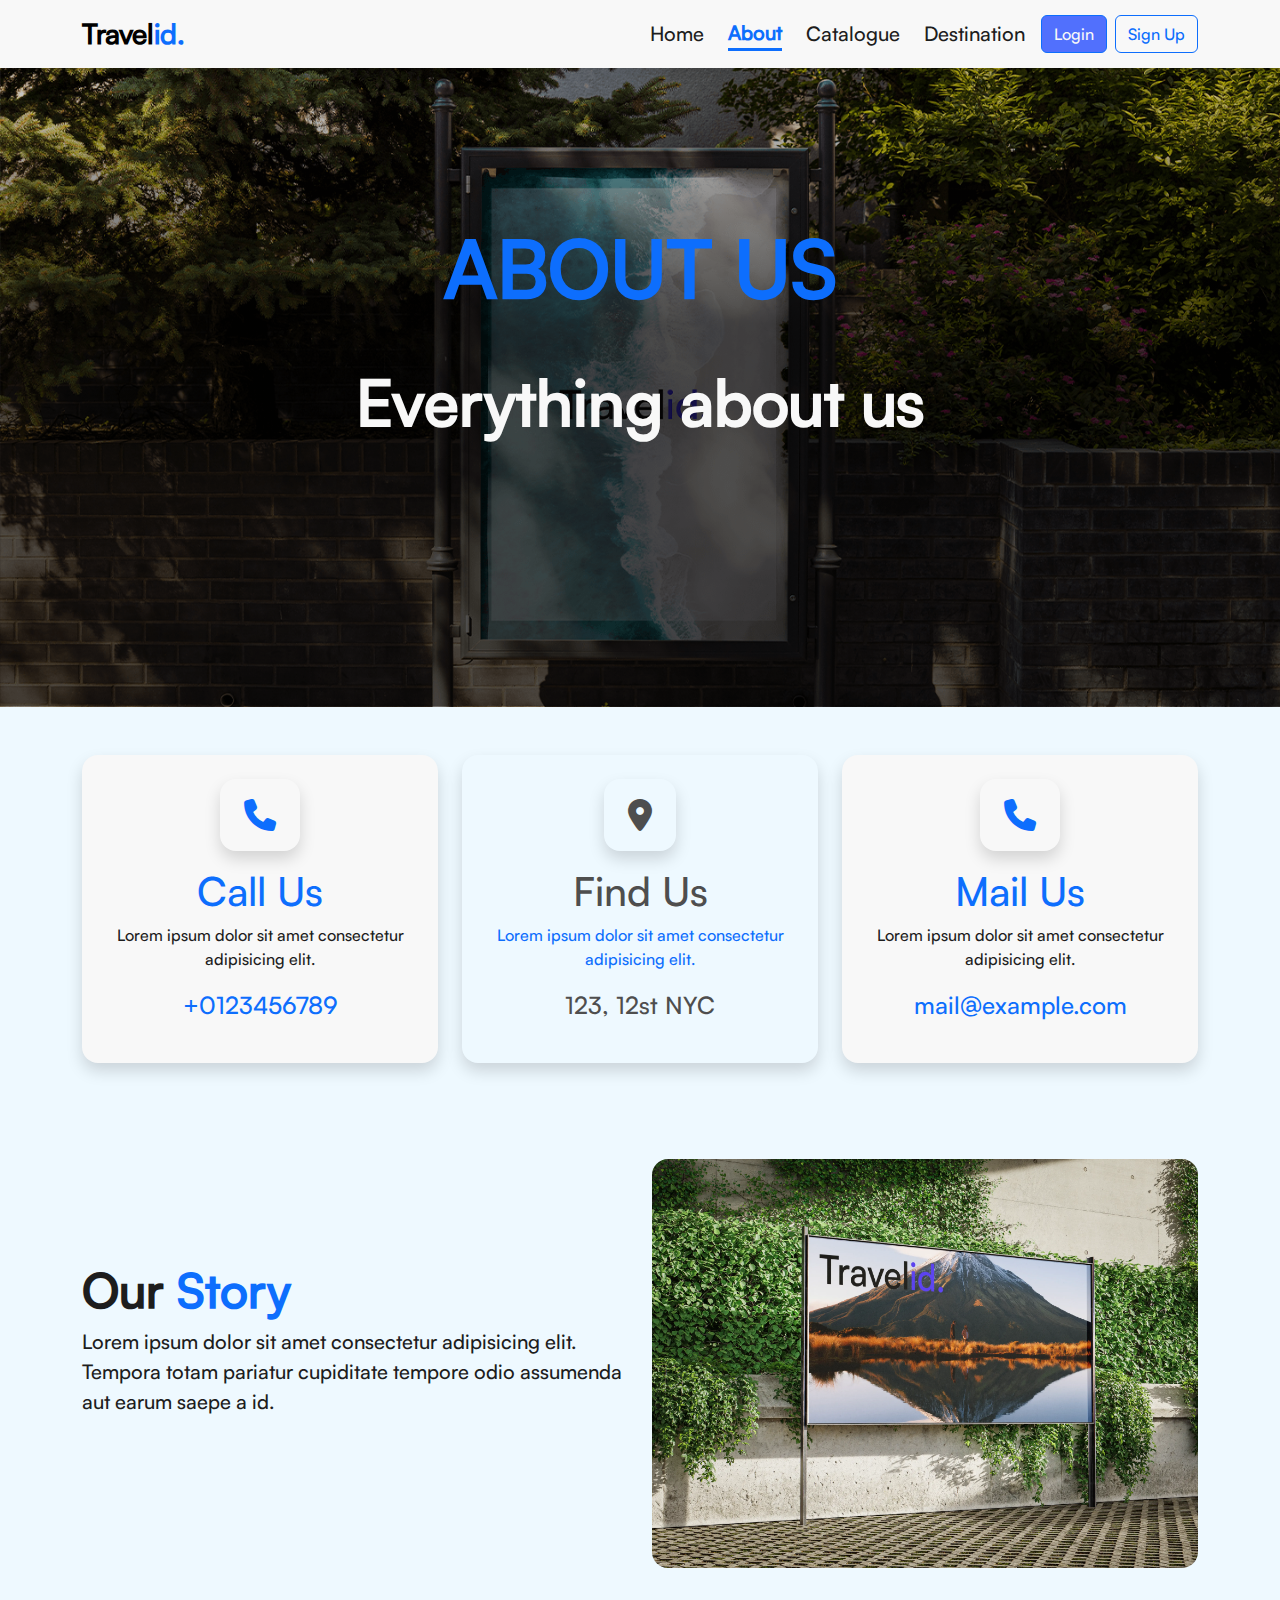
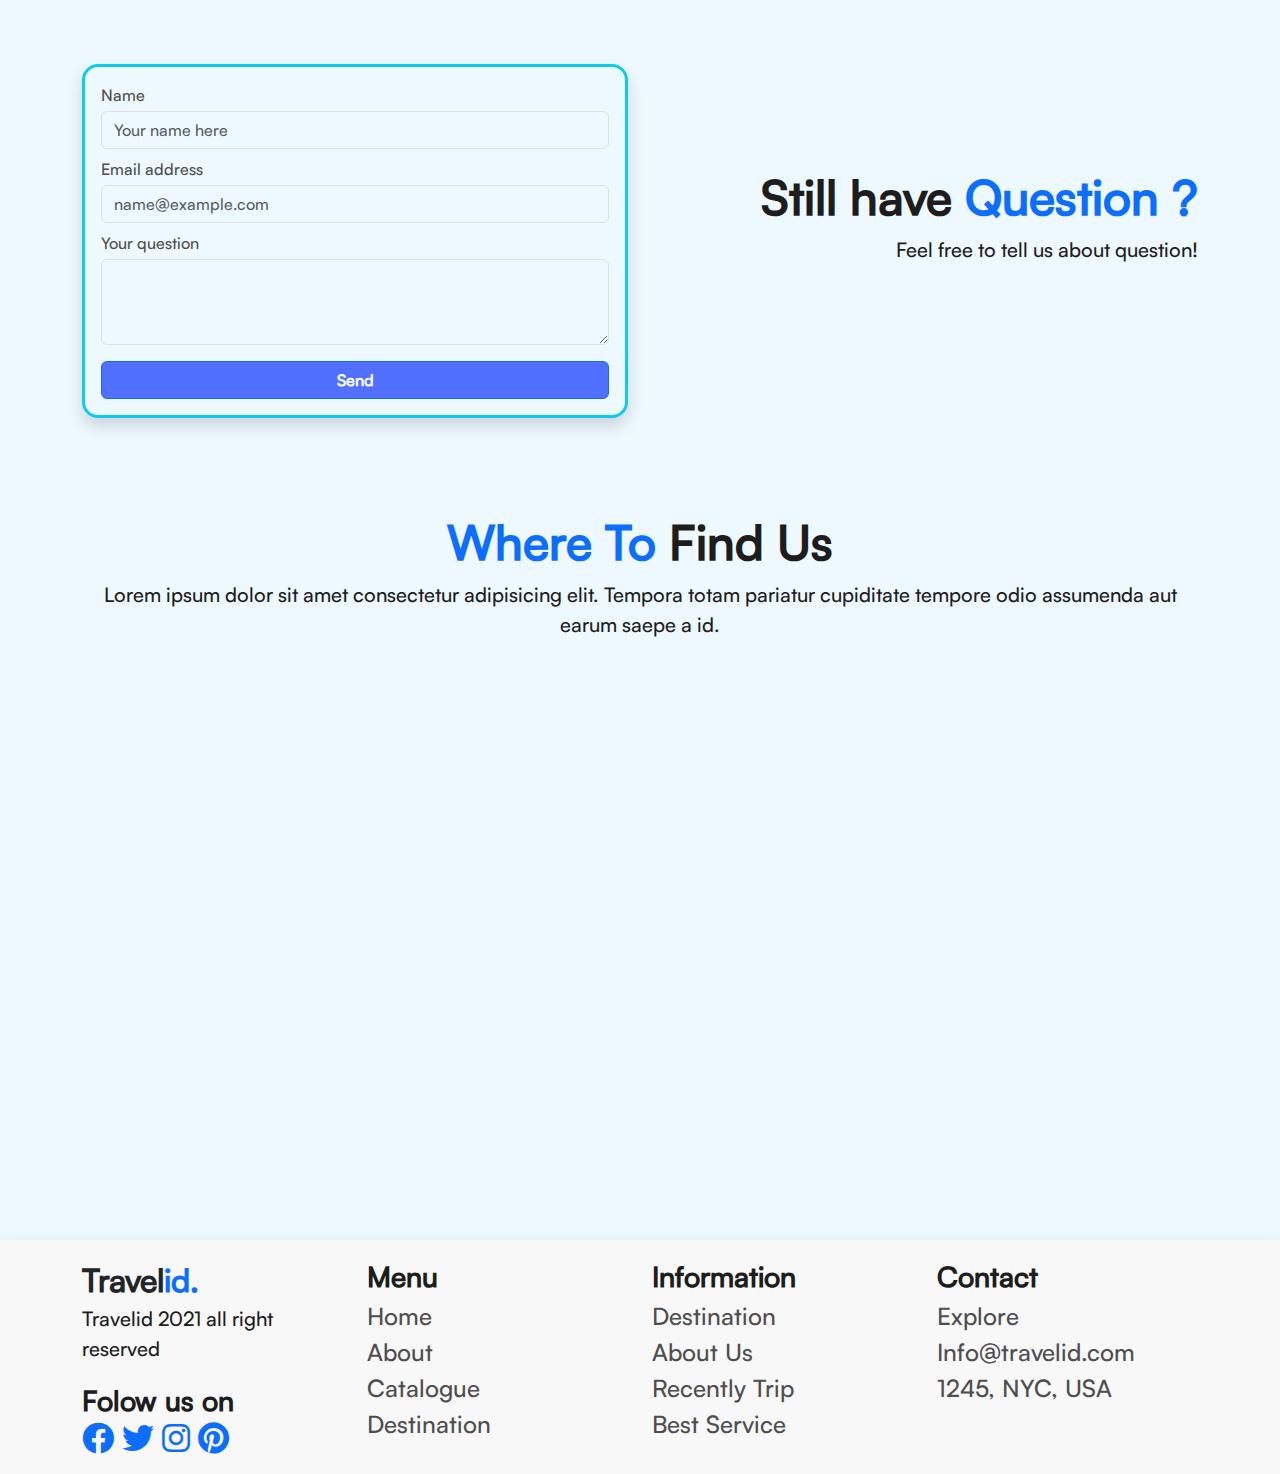
<file: html/about-us.html>
<!DOCTYPE html>
<html lang="en">

<head>
    <meta charset="UTF-8">
    <meta http-equiv="X-UA-Compatible" content="IE=edge">
    <meta name="viewport" content="width=device-width, initial-scale=1.0">
    <title>About Us</title>
    <link rel="shortcut icon" href="/asset/img/favicon.png">
    <link rel="stylesheet" href="../asset/css/Bootstrap/css/bootstrap.min.css" />
    <link rel="stylesheet" href="../asset/css/fontawesome-free-6.4.0-web/css/all.min.css" />
    <link rel="stylesheet" href="../asset/css/package/animate.min.css" />
    <script src="../asset/css/Bootstrap/js/bootstrap.bundle.min.js"></script>
    <link rel="stylesheet" href="/asset/css/style.css">
</head>

<body>
    <header>
        <div class="container-fluid bg-light fixed-top shadow">
            <nav class="navbar navbar-expand-md navbar-light bg-light">
                <div class="container">
                    <a class="navbar-brand fw-bold fs-3" href="#">Travel<span class="text-primary">id.</span></a>
                    <button class="navbar-toggler" type="button" data-bs-toggle="collapse"
                        data-bs-target="#navbarSupportedContent" aria-controls="navbarSupportedContent"
                        aria-expanded="false" aria-label="Toggle navigation">
                        <span class="navbar-toggler-icon"></span>
                    </button>
                    <div class="collapse navbar-collapse justify-content-end" id="navbarSupportedContent">
                        <ul class="navbar-nav me-0 me-md-3 mb-3 mb-md-0 align-items-center gap-2 gap-md-4">
                            <li class="nav-item">
                                <a class="nav-link p-0 text-dark fw-medium fs-5" aria-current="page"
                                    href="/index.html">Home</a>
                            </li>
                            <li class="nav-item border-bottom border-3 border-primary">
                                <a class="nav-link p-0 active text-primary fw-semibold fs-5"
                                    href="/html/about-us.html">About</a>
                            </li>
                            <li class="nav-item ">
                                <a class="nav-link p-0 active text-dark fw-medium fs-5"
                                    href="/html/catalogue.html">Catalogue</a>
                            </li>
                            <li class="nav-item">
                                <a class="nav-link p-0 text-dark fw-medium fs-5"
                                    href="/html/destination.html">Destination</a>
                            </li>
                        </ul>
                        <form class="d-flex flex-column flex-md-row gap-2">
                            <a href="/html/log-in.html"><button class="btn btn-primary fw-medium w-100"
                                    type="button">Login</button></a>
                            <button class="btn btn-outline-primary fw-medium" type="submit">Sign Up</button>
                        </form>
                    </div>
                </div>
            </nav>
        </div>
    </header>
    <main>
        <div class="position-relative banner">
            <div class="container pt-3 pb-5">
                <div
                    class="translate-middle top-50 start-50 position-absolute underlay h-100 w-100 d-flex flex-column align-items-center justify-content-center">
                    <h1
                        class="m-0 mt- pb-5 text-center display-1 fw-bold text-primary animate__animated animate__fadeInDown">
                        ABOUT US</h1>
                    <h1
                        class="m-0 mt- pb-5 text-center display-3 fw-bold text-light animate__animated animate__fadeInDown">
                        Everything about us</h1>
                </div>
            </div>
            <img src="/asset/img/about-us page/banner.png" alt="banner image" class="img-fluid vw-100">
        </div>
        <div class="container">
            <section id="contact" class="pt-5 pb-5">
                <div class="row gy-4">
                    <div class="contact-item col-12 col-md-4">
                        <div class="bg-light p-4 d-flex flex-column align-items-center shadow rounded-4 h-100">
                            <div class="p-4 shadow mb-3 rounded-4"><i class="fa-solid fa-phone fa-2xl text-primary"></i>
                            </div>
                            <h6 class="text-primary display-6 text-primary fw-medium">Call Us</h6>
                            <p class="text-center fw-medium text-dark">Lorem ipsum dolor sit amet consectetur
                                adipisicing elit.</p>
                            <a href="tel:+0123456789" class="fw-medium fs-4 nav-link text-primary">+0123456789</a>
                        </div>
                    </div>
                    <div class="contact-item col-12 col-md-4">
                        <div class="bg-info-subtle p-4 d-flex flex-column align-items-center shadow rounded-4 h-100">
                            <div class="p-4 shadow mb-3 rounded-4"><i
                                    class="fa-solid fa-location-dot fa-2xl text-secondary"></i></div>
                            <h6 class="text-primary display-6 text-secondary fw-medium">Find Us</h6>
                            <p class="text-center fw-medium text-primary">Lorem ipsum dolor sit amet consectetur
                                adipisicing elit.</p>
                            <p class="fw-medium fs-4 nav-link text-secondary"> 123, 12st NYC </p>
                        </div>
                    </div>
                    <div class="contact-item col-12 col-md-4">
                        <div class="bg-light p-4 d-flex flex-column align-items-center shadow rounded-4 h-100">
                            <div class="p-4 shadow mb-3 rounded-4"><i class="fa-solid fa-phone fa-2xl text-primary"></i>
                            </div>
                            <h6 class="text-primary display-6 text-primary fw-medium">Mail Us</h6>
                            <p class="text-center fw-medium text-dark text-center">Lorem ipsum dolor sit amet
                                consectetur
                                adipisicing elit.</p>
                            <a href="mailto:mail@example.com"
                                class="fw-medium fs-4 nav-link text-primary">mail@example.com</a>
                        </div>
                    </div>
                </div>
            </section>
            <section id="story" class="mt-5 pb-5">
                <div class="row">
                    <div
                        class="left-story col-12 col-md-6 d-flex flex-column align-items-center align-items-md-start justify-content-center">
                        <h1 class="display-5 fw-bold text-center text-dark">Our <span class="text-primary">Story</span>
                        </h1>
                        <P class="fs-5 fw-medium text-dark mb-5 text-start text-align-center">Lorem ipsum dolor sit amet
                            consectetur adipisicing elit. Tempora totam pariatur cupiditate tempore odio assumenda aut
                            earum saepe a id.</p>
                    </div>
                    <div class="right-story col-12 col-md-6 h-100">
                        <img src="/asset/img/about-us page/story.webp" alt="story image"
                            class="img-fluid object-fit-cover rounded-4">
                    </div>
                </div>
            </section>
            <section id="help" class="mt-5 pb-5">
                <div class="row flex-column-reverse flex-md-row">
                    <div class="left-story col-12 col-md-6 h-100">
                        <form action="#" method="post"
                            class="border border-3 p-3 border border-info rounded-4 bg-info-subtle shadow">
                            <div class="mb-2 text-secondary fw-medium">
                                <label for="exampleFormControlInput1" class="form-label mb-1">Name</label>
                                <input type="text" class="form-control" id="exampleFormControlInput1"
                                    placeholder="Your name here">
                            </div>
                            <div class="mb-2 text-secondary fw-medium">
                                <label for="exampleFormControlInput1" class="form-label mb-1">Email address</label>
                                <input type="email" class="form-control" id="exampleFormControlInput1"
                                    placeholder="name@example.com">
                            </div>
                            <div class="mb-3">
                                <label for="exampleFormControlTextarea1"
                                    class="form-label mb-1 text-secondary fw-medium">Your question</label>
                                <textarea class="form-control" id="exampleFormControlTextarea1" rows="3"></textarea>
                            </div>
                            <button type="button" class="btn btn-primary fw-bold w-100">
                                Send
                            </button>
                        </form>
                    </div>
                    <div
                        class="right-story col-12 col-md-6  d-flex flex-column align-items-center align-items-md-end justify-content-center">
                        <h1 class="display-5 fw-bold text-center text-dark">Still have <span
                                class="text-primary">Question ?</span>
                        </h1>
                        <P class="fs-5 fw-medium text-dark mb-5 text-end text-align-center">Feel free to tell us about
                            question! </p>
                    </div>
                </div>
            </section>
            <section id="maps" class="mt-5 pb-5">
                <h1 class="display-5 fw-bold text-center text-dark"> <span class="text-primary">Where To </span>Find Us
                </h1>
                <P class="fs-5 fw-medium text-dark mb-5 text-center text-align-center">Lorem ipsum dolor sit amet
                    consectetur adipisicing elit. Tempora totam pariatur cupiditate tempore odio assumenda aut
                    earum saepe a id.</p>
                <iframe
                    src="https://www.google.com/maps/embed?pb=!1m14!1m12!1m3!1d59161.22424789991!2d-104.78231381424095!3d38.827339807175406!2m3!1f0!2f0!3f0!3m2!1i1024!2i768!4f13.1!5e0!3m2!1sen!2s!4v1685779142910!5m2!1sen!2s"
                    width="600" height="450" style="border:0;" allowfullscreen="true" loading="lazy"
                    referrerpolicy="no-referrer-when-downgrade" class="w-100"></iframe>
            </section>
        </div>
    </main>
    <footer class="bg-light shadow p-3 mt-5">
        <div class="container">
            <div class="row gy-3">
                <div class="brand col-12 col-lg-3 pb-3">
                    <div class="d-flex flex-column ">
                        <div class="logo d-flex flex-column align-items-center align-items-lg-start">
                            <a class="navbar-brand fw-bold fs-2" href="#">Travel<span
                                    class="text-primary">id.</span></a>
                            <P class="fs-5 fw-medium text-dark">Travelid 2021 all right reserved</p>
                        </div>
                        <div class="social-network d-flex flex-column align-items-center align-items-lg-start">
                            <P class="fs-3 fw-medium text-dark fw-bold">Folow us on</P>
                            <div class="social-network d-flex gap-2">
                                <i class="fa-brands fa-facebook fa-2xl text-primary"></i>
                                <i class="fa-brands fa-twitter fa-2xl text-primary"></i>
                                <i class="fa-brands fa-instagram fa-2xl text-primary"></i>
                                <i class="fa-brands fa-pinterest fa-2xl text-primary"></i>
                            </div>
                        </div>
                    </div>
                </div>
                <div class="menu col-12 col-md-4 col-lg-3 d-flex flex-column align-items-center align-items-lg-start">
                    <P class="fs-3 fw-medium text-dark fw-bold m-0">Menu</P>
                    <ul class="p-0 d-flex flex-column align-items-center align-items-lg-start">
                        <li class="nav-link"><a class="text-decoration-none text-secondary fs-4 fw-medium"
                                href="#">Home</a></li>
                        <li class="nav-link"><a class="text-decoration-none text-secondary fs-4 fw-medium"
                                href="#">About</a></li>
                        <li class="nav-link"><a class="text-decoration-none text-secondary fs-4 fw-medium"
                                href="#">Catalogue</a></li>
                        <li class="nav-link"><a class="text-decoration-none text-secondary fs-4 fw-medium"
                                href="#">Destination</a></li>
                    </ul>
                </div>
                <div class=" col-12 col-md-4 col-lg-3 d-flex flex-column align-items-center align-items-lg-start">
                    <P class="fs-3 fw-medium text-dark fw-bold m-0">Information</P>
                    <ul class="p-0 d-flex flex-column align-items-center align-items-lg-start">
                        <li class="nav-link"><a class="text-decoration-none text-secondary fs-4 fw-medium"
                                href="#">Destination</a></li>
                        <li class="nav-link"><a class="text-decoration-none text-secondary fs-4 fw-medium"
                                href="#">About Us</a></li>
                        <li class="nav-link"><a class="text-decoration-none text-secondary fs-4 fw-medium"
                                href="#">Recently Trip</a></li>
                        <li class="nav-link"><a class="text-decoration-none text-secondary fs-4 fw-medium" href="#">Best
                                Service</a></li>
                    </ul>
                </div>
                <div class="col-12 col-md-4 col-lg-3 d-flex flex-column align-items-center align-items-lg-start">
                    <P class="fs-3 fw-medium text-dark fw-bold m-0">Contact</P>
                    <ul class="p-0 d-flex flex-column align-items-center align-items-lg-start">
                        <li class="nav-link"><a href="tel:+123 456 789"
                                class="text-decoration-none text-secondary fs-4 fw-medium"></a></li>
                        <li class="nav-link"><a class="text-decoration-none text-secondary fs-4 fw-medium"
                                href="#">Explore</a></li>
                        <li class="nav-link"><a href="mailto:Info@travelid.com"
                                class="text-decoration-none text-secondary fs-4 fw-medium">Info@travelid.com</a></li>
                        <li class="nav-link"><a class="text-decoration-none text-secondary fs-4 fw-medium"
                                href="#">1245, NYC, USA</a></li>
                    </ul>
                </div>
            </div>
        </div>
    </footer>
</body>
</html>
</file>
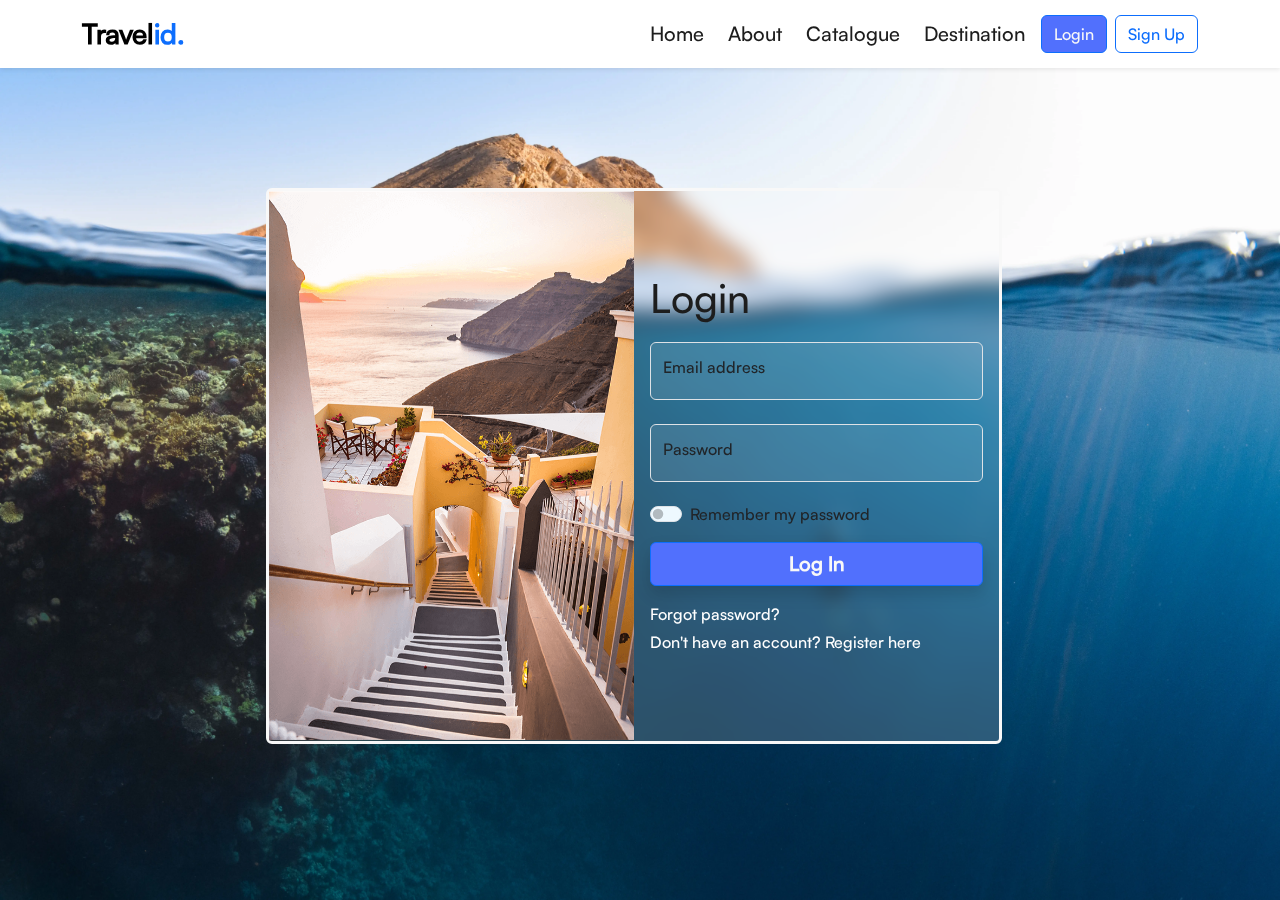
<file: html/log-in.html>
<!DOCTYPE html>
<html lang="en">

<head>
    <meta charset="UTF-8" />
    <meta http-equiv="X-UA-Compatible" content="IE=edge" />
    <meta name="viewport" content="width=device-width, initial-scale=1.0" />
    <title>Welcome to Travelid.</title>
    <link rel="shortcut icon" href="/asset/img/favicon.png">
    <link rel="stylesheet" href="../asset/css/Bootstrap/css/bootstrap.min.css" />
    <link rel="stylesheet" href="../asset/css/fontawesome-free-6.4.0-web/css/all.min.css" />
    <link rel="stylesheet" href="../asset/css/package/animate.min.css" />
    <script src="../asset/css/Bootstrap/js/bootstrap.bundle.min.js"></script>
    <link rel="stylesheet" href="/asset/css/style.css" />
    <link rel="stylesheet" href="/asset/css/sign-in.css" />
</head>

<body>
    <header>
        <div class="container-fluid .bg-blur fixed-top shadow-sm bg-white">
            <nav class="navbar navbar-expand-md navbar-light">
                <div class="container">
                    <a class="navbar-brand fw-bold fs-3" href="#">Travel<span class="text-primary">id.</span></a>
                    <button class="navbar-toggler" type="button" data-bs-toggle="collapse"
                        data-bs-target="#navbarSupportedContent" aria-controls="navbarSupportedContent"
                        aria-expanded="false" aria-label="Toggle navigation">
                        <span class="navbar-toggler-icon"></span>
                    </button>
                    <div class="collapse navbar-collapse justify-content-end" id="navbarSupportedContent">
                        <ul class="navbar-nav me-0 me-md-3 mb-3 mb-md-0 align-items-center gap-2 gap-md-4">
                            <li class="nav-item">
                                <a class="nav-link p-0 text-dark fw-medium fs-5" aria-current="page"
                                    href="/index.html">Home</a>
                            </li>
                            <li class="nav-item">
                                <a class="nav-link p-0 text-dark fw-medium fs-5" href="/html/about-us.html">About</a>
                            </li>
                            <li class="nav-item">
                                <a class="nav-link p-0 text-dark fw-medium fs-5" href="#">Catalogue</a>
                            </li>
                            <li class="nav-item">
                                <a class="nav-link p-0 text-dark fw-medium fs-5"
                                    href="/html/destination.html">Destination</a>
                            </li>
                        </ul>
                        <form class="d-flex flex-column flex-md-row gap-2">
                            <a href="/html/log-in.html"><button class="btn btn-primary fw-medium w-100" type="button">
                                    Login
                                </button></a>
                            <button class="btn btn-outline-primary fw-medium" type="submit">
                                Sign Up
                            </button>
                        </form>
                    </div>
                </div>
            </nav>
        </div>
    </header>
    <main>
        <div class="container vh-100 pt-3">
            <section id="form" class="pt-3 container row justify-content-center align-items-center h-100 pe-0">
                <div class="col col-lg-8">
                    <div class="card bg-blur border border-3 border-light row flex-row align-items-center h-75">
                        <div class="card-header col-6 d-none d-md-block p-0">
                            <div id="carouselExampleInterval" class="carousel slide" data-bs-ride="carousel">
                                <div class="carousel-inner">
                                    <div class="carousel-item active rounded-start-3" data-bs-interval="10000">
                                        <img src="/asset/img/sign-in/sign-in carousel/pic1.png"
                                            class="d-block img-fluid w-100 object-fit-cover" alt="..." />
                                    </div>
                                    <div class="carousel-item rounded-start-3" data-bs-interval="2000">
                                        <img src="/asset/img/sign-in/sign-in carousel/pic2.png"
                                            class="d-block img-fluid w-100 object-fit-cover" alt="..." />
                                    </div>
                                    <div class="carousel-item rounded-start-3" data-bs-interval="3000">
                                        <img src="/asset/img/sign-in/sign-in carousel/pic3.png"
                                            class="d-block img-fluid w-100 object-fit-cover" alt="..." />
                                    </div>
                                    <div class="carousel-item rounded-start-3">
                                        <img src="/asset/img/sign-in/sign-in carousel/pic4.png"
                                            class="d-block img-fluid w-100 object-fit-cover" alt="..." />
                                    </div>
                                </div>
                            </div>
                        </div>
                        <div class="card-body col-12 col-md-6">
                            <form action="#" method="post" class="d-flex flex-column">
                                <h1 class="mb-3 text-dark">Login</h1>
                                <div class="form-floating mb-3">
                                    <input type="email" class="form-control bg-light bg-opacity-10 my-1"
                                        id="floatingInput" placeholder="name@example.com" />
                                    <label for="floatingInput" class="label">Email address</label>
                                </div>
                                <div class="form-floating mb-3">
                                    <input type="password" class="form-control bg-light bg-opacity-10 my-1"
                                        id="floatingPassword" placeholder="Password" />
                                    <label for="floatingPassword">Password</label>
                                </div>
                                <div class="form-check form-switch mb-3">
                                    <input class="form-check-input" type="checkbox" id="flexSwitchCheckDefault" />
                                    <label class="form-check-label" for="flexSwitchCheckDefault">Remember my
                                        password</label>
                                </div>
                                <button type="button" class="btn btn-primary fs-5 fw-bold shadow mb-3"> Log In </button>
                                <div class="flex-column"></div>
                                <a href="#" class="nav-link fw-medium text-white mb-1">Forgot password? </a>
                                <a href="#" class="nav-link fw-medium text-white mb-1">Don't have an account? Register
                                    here </a>
                            </form>
                        </div>
                    </div>
                </div>
            </section>
        </div>
    </main>
    <footer></footer>
</body>

</html>
</file>
<file: asset/css/style.css>
@font-face {
    font-family: "Satoshi";
    src: url(/asset/css/Satoshi_Complete/Fonts/WEB/fonts/Satoshi-Medium.woff) format("woff");
}

html {
    scroll-behavior: smooth;
}

body {
    font-family: "Satoshi";
    background-color: #EEF9FF;
}

.text-align {
    text-align: justify;
}

.tag-item .content:hover {
    background-color: #5170fd !important;
    border-color: #5170fd !important;
    color: #f8f8f8 !important;
}

.underlay {
    background: linear-gradient(180deg, rgba(0, 0, 0, 0) 0%, rgba(0, 0, 0, 0.68) 45.83%);
}

.box-sizing {
    box-sizing: border-box;
}

.top-90 {
    top: 90%;
}

.continent img {
    transform: scale(1);
    transition: 0.5s ease-in-out;
}

.continent:hover img {
    transform: scale(1.5);
}

.overlay {
    transition: 0.5s ease-in-out;
}

.continent:hover .overlay {
    top: 50%;
    font-size: 5rem !important;
}

.continent:hover h6 {
    font-size: 3rem !important;
}

.icon {
    animation-iteration-count: 3;
    margin: 0 !important;
}

.type {
    backdrop-filter: blur(10px);
    background-color: #fafafafa;
}

.transport-card_body {
    background: rgba(12, 12, 12, 0.603);
    backdrop-filter: blur(7px);
    transition: 1s ease-in-out;
}

.transport-card_body p {
    display: -webkit-box;
    -webkit-box-orient: vertical;
    -webkit-line-clamp: 3.5;
}

.content-container:hover .transport-card_body {
    left: 0% !important;
}

.bg-blur {
    background: rgba(255, 255, 255, 0.171);
    backdrop-filter: blur(10px);
}

.destination-banner {
    height: 20vh !important;
}

@media only screen and (max-width: 768px) {
    .text-align-center {
        text-align: center !important;
    }
}
</file>
<file: asset/css/sign-in.css>
body{
    background: url(/asset/img/sign-in/back-ground.webp);
    background-repeat: no-repeat;
    background-size: cover;
}
</file>
